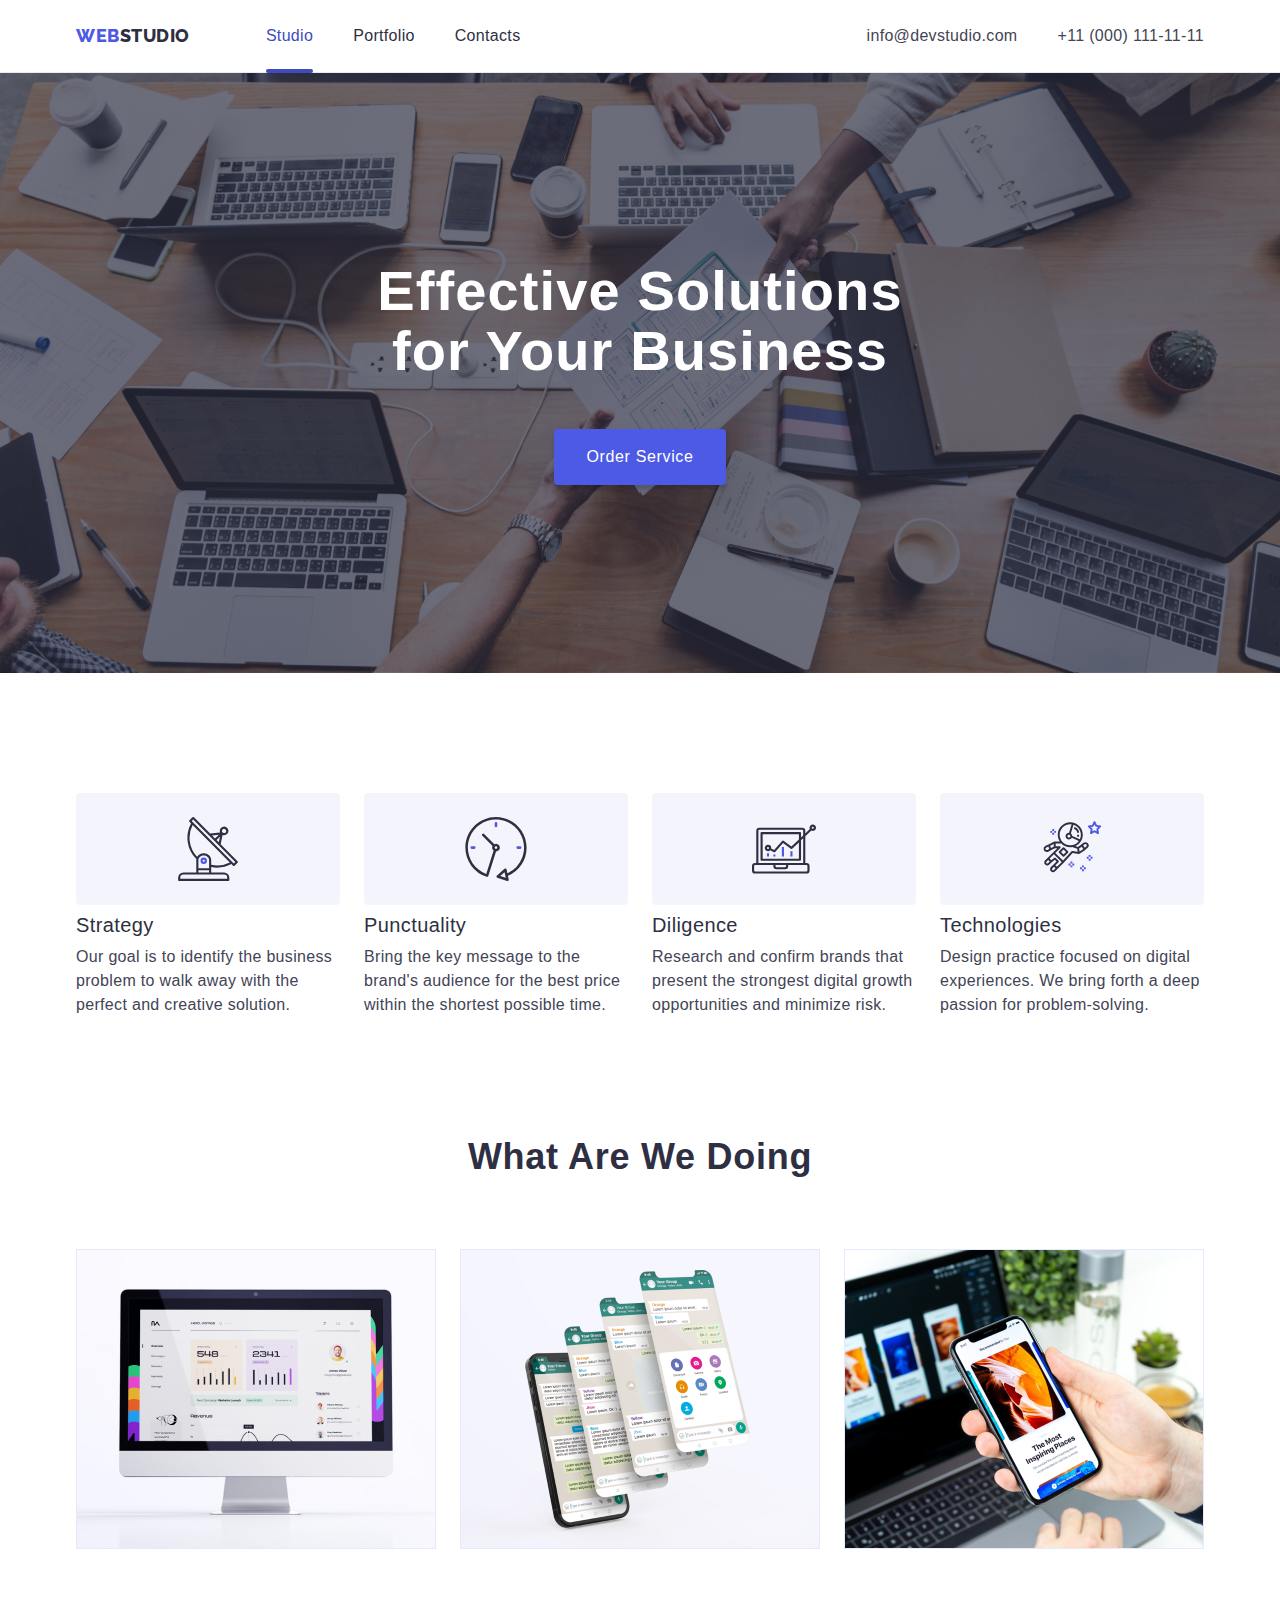
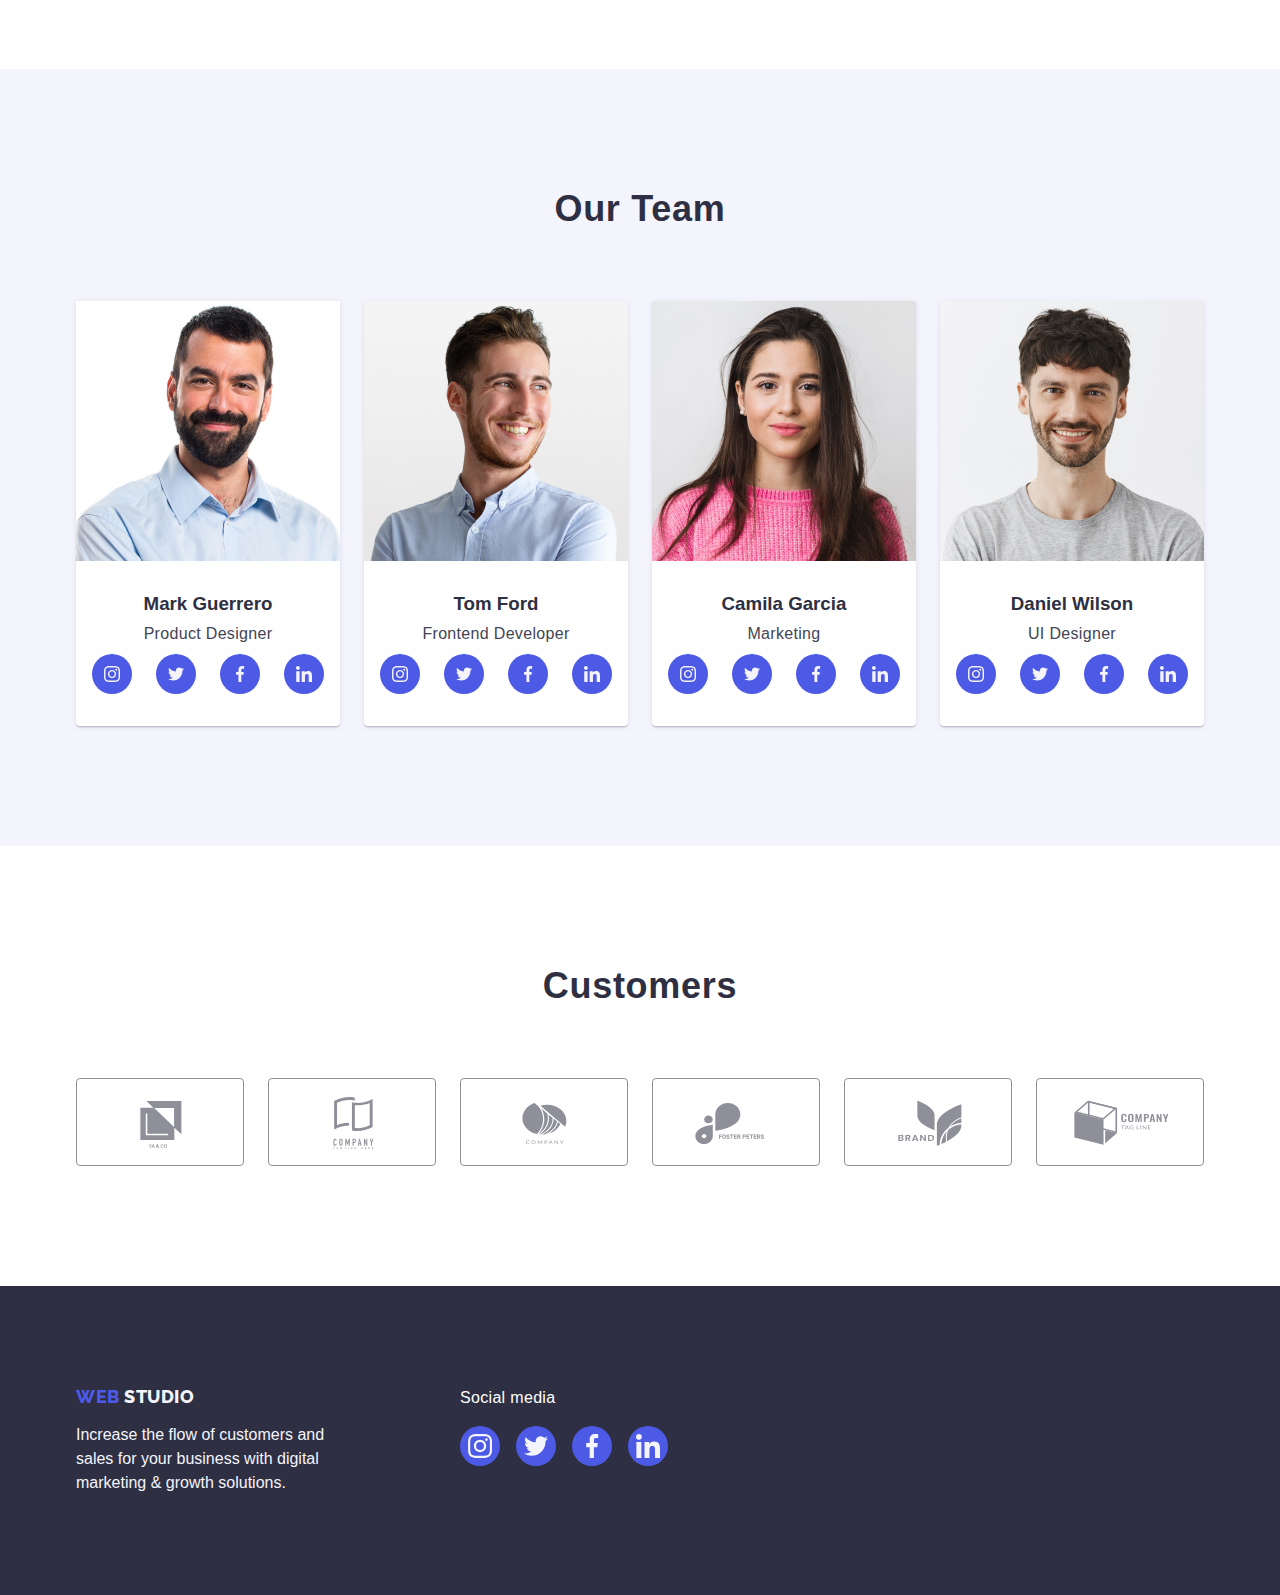
<file: index.html>
<!DOCTYPE html>
<html lang="en">
  <head>
    <meta charset="UTF-8" />
    <meta http-equiv="X-UA-Compatible" content="IE=edge" />
    <meta name="viewport" content="width=device-width, initial-scale=1.0" />
    <title>Effective Solutions for Your Business</title>
    <link rel="preconnect" href="https://fonts.googleapis.com" />
    <link rel="preconnect" href="https://fonts.gstatic.com" crossorigin />
    <link
      href="https://fonts.googleapis.com/css2?family=Raleway:wght@800family=Roboto:wght@400;500;700display=swap"
      rel="stylesheet"
    />
    <link rel="stylesheet" href="./css/modern-normalize.min.css" />
    <link rel="stylesheet" href="./css/styles.css" />
  </head>
  <body class="body">
    <!-- Header section      -->
    <header class="header">
      <div class="header-div container">
        <nav class="header-nav">
          <!-- Logo -->

          <a href="./index.html" class="header-logo link"
            >Web <span class="header-span-logo">Studio</span></a
          >

          <!--Menu Nav -->
          <ul class="header-nav-list list">
            <li>
              <a href="./index.html" class="header-list-menu link current">Studio</a>
            </li>
            <li>
              <a href="./portfolio.html" class="header-list-menu link "
                >Portfolio</a
              >
            </li>
            <li>
              <a href="" class="header-list-menu link ">Contacts</a>
            </li>
          </ul>
        </nav>

        <address class="address">
          <ul class="list-contacts list">
            <li>
              <a href="mailto:info@devstudio.com" class="info link"
                >info@devstudio.com</a
              >
            </li>
            <li>
              <a href="tel:+110001111111" class="info link"
                >+11 (000) 111-11-11
              </a>
            </li>
          </ul>
        </address>
      </div>
    </header>

    <!-- Main    -->
    <main>
      <!-- Hero section   -->

      <section class="hero-section">
        <div class="hero-div container">
          <h1 class="title-hero">Effective Solutions<br />for Your Business</h1>
          <button type="button" class="hero-button" data-modal-open>Order Service</button>
        </div>
      </section>

      <!-- section 1  -->
      <section class="section-one">
        <div class="container">
          <h2 class="title-section-one visually-hidden">Our benefits</h2>
          <ul class="setion-one-list list">
            <li class="section-one-list-features">
              <div class="section-one-div">
                <svg class="benefits-icon" width="64" height="64">
                  <use href="./images/icons.svg#icon-antenna"></use> 
                </svg>
              </div>
              <h3 class="title-hthree">Strategy</h3>
              <p class="paragraph-hthree">
                Our goal is to identify the business problem to walk away with
                the perfect and creative solution.
              </p>
            </li>
            <li class="section-one-list-features">
              <div class="section-one-div">
                <svg class="benefits-icon" width="64" height="64">
                  <use href="./images/icons.svg#icon-clock"></use> 
                </svg>
              </div>
              <h3 class="title-hthree">Punctuality</h3>
              <p class="paragraph-hthree">
                Bring the key message to the brand's audience for the best price
                within the shortest possible time.
              </p>
            </li>
            <li class="section-one-list-features">
              <div class="section-one-div">
                <svg class="benefits-icon" width="64" height="64">
                  <use href="./images/icons.svg#icon-diagram"></use> 
                </svg>
              </div>
              <h3 class="title-hthree">Diligence</h3>
              <p class="paragraph-hthree">
                Research and confirm brands that present the strongest digital
                growth opportunities and minimize risk.
              </p>
            </li>
            <li class="section-one-list-features">
              <div class="section-one-div">
                <svg class="benefits-icon" width="64" height="64">
                  <use href="./images/icons.svg#icon-astronaut"></use> 
                </svg>
              </div>
              <h3 class="title-hthree">Technologies</h3>
              <p class="paragraph-hthree">
                Design practice focused on digital experiences. We bring forth a
                deep passion for problem-solving.
              </p>
            </li>
          </ul>
        </div>
      </section>

      <!-- section 2  -->
      <section class="section-two">
        <div class="container">
          <h2 class="title-section">What are we doing</h2>

          <ul class="section-two-list list">
            <li class="section-two-list-work">
              <img src="./images/section-2/img1.jpg" alt="img 1" width="360" />
            </li>
            <li class="section-two-list-work">
              <img src="./images/section-2/img2.jpg" alt="img 2" width="360" />
            </li>
            <li class="section-two-list-work">
              <img src="./images/section-2/img3.jpg" alt="img 3" width="360" />
            </li>
          </ul>
        </div>
      </section>

      <!-- section 3  -->
      <section class="section-three">
        <div class="container">
          <h2 class="title-section">Our Team</h2>
          <ul class="section-three-list list">
            <li class="section-three-list-team">
              <img
                src="./images/section-3/img-1.jpg"
                alt="Product Designer"
                width="264"
              />
              <div class="section-three-div">
                <h3 class="title-team">Mark Guerrero</h3>
                <p class="paragraph-team">Product Designer</p>
                <ul class="team-soc-list list">
                  <li class="team-soc-item">
                    <a
                      href=""
                      class="team-soc-link link"
                      target="_blank"
                      rel="noopener noreferrer"
                      ><svg class="team-soc-icon" width="16" height="16">
                        <use
                          href="./images/icons.svg#icon-instagram" 
                        ></use></svg></a>
                  </li>
                  <li class="team-soc-item">
                    <a
                      href=""
                      class="team-soc-link link"
                      target="_blank"
                      rel="noopener noreferrer"
                      ><svg class="team-soc-icon" width="16" height="16">
                        <use
                          href="./images/icons.svg#icon-twitter" 
                        ></use></svg></a>
                  </li>
                  <li class="team-soc-item">
                    <a
                      href=""
                      class="team-soc-link link"
                      target="_blank"
                      rel="noopener noreferrer"
                      ><svg class="team-soc-icon" width="16" height="16">
                        <use
                          href="./images/icons.svg#icon-facebook" 
                        ></use></svg></a>
                  </li>
                  <li class="team-soc-item">
                    <a
                      href=""
                      class="team-soc-link link"
                      target="_blank"
                      rel="noopener noreferrer"
                      ><svg class="team-soc-icon" width="16" height="16">
                        <use
                          href="./images/icons.svg#icon-linkedin" 
                        ></use></svg></a>
                  </li>
                </ul>
              </div>
            </li>
            <li class="section-three-list-team">
              <img
                src="./images/section-3/img-2.jpg"
                alt="Frontend Developer"
                width="264"
              />
              <div class="section-three-div">
                <h3 class="title-team">Tom Ford</h3>
                <p class="paragraph-team">Frontend Developer</p>
                <ul class="team-soc-list list">
                  <li class="team-soc-item">
                    <a
                      href=""
                      class="team-soc-link link"
                      target="_blank"
                      rel="noopener noreferrer"
                    ><svg class="team-soc-icon" width="16" height="16">
                      <use href="./images/icons.svg#icon-instagram" ></use>
                    </svg></a>
                  </li>
                  <li class="team-soc-item">
                    <a
                      href=""
                      class="team-soc-link link"
                      target="_blank"
                      rel="noopener noreferrer"
                    ><svg class="team-soc-icon" width="16" height="16">
                      <use href="./images/icons.svg#icon-twitter" ></use>
                    </svg></a>
                  </li>
                  <li class="team-soc-item">
                    <a
                      href=""
                      class="team-soc-link link"
                      target="_blank"
                      rel="noopener noreferrer"
                    ><svg class="team-soc-icon" width="16" height="16">
                      <use href="./images/icons.svg#icon-facebook" ></use>
                    </svg></a>
                  </li>
                  <li class="team-soc-item">
                    <a
                      href=""
                      class="team-soc-link link"
                      target="_blank"
                      rel="noopener noreferrer"
                    ><svg class="team-soc-icon" width="16" height="16">
                      <use href="./images/icons.svg#icon-linkedin" ></use>
                    </svg></a>
                  </li>
                </ul>
              </div>
            </li>
            <li class="section-three-list-team">
              <img
                src="./images/section-3/img-3.jpg"
                alt="Marketing"
                width="264"
              />
              <div class="section-three-div">
                <h3 class="title-team">Camila Garcia</h3>
                <p class="paragraph-team">Marketing</p>
                <ul class="team-soc-list list">
                  <li class="team-soc-item">
                    <a
                      href=""
                      class="team-soc-link link"
                      target="_blank"
                      rel="noopener noreferrer"
                    > <svg class="team-soc-icon" width="16" height="16">
                      <use href="./images/icons.svg#icon-instagram" ></use>
                    </svg></a>
                  </li>
                  <li class="team-soc-item">
                    <a
                      href=""
                      class="team-soc-link link"
                      target="_blank"
                      rel="noopener noreferrer"
                    > <svg class="team-soc-icon" width="16" height="16">
                      <use href="./images/icons.svg#icon-twitter" ></use>
                    </svg></a>
                  </li>
                  <li class="team-soc-item">
                    <a
                      href=""
                      class="team-soc-link link"
                      target="_blank"
                      rel="noopener noreferrer"
                    > <svg class="team-soc-icon" width="16" height="16">
                      <use href="./images/icons.svg#icon-facebook" ></use>
                    </svg></a>
                  </li>
                  <li class="team-soc-item">
                    <a
                      href=""
                      class="team-soc-link link"
                      target="_blank"
                      rel="noopener noreferrer"
                    > <svg class="team-soc-icon" width="16" height="16">
                      <use href="./images/icons.svg#icon-linkedin" ></use>
                    </svg></a>
                  </li>
                </ul>
              </div>
            </li>
            <li class="section-three-list-team">
              <img
                src="./images/section-3/img-4.jpg"
                alt="UI Designer"
                width="264"
              />
              <div class="section-three-div">
                <h3 class="title-team">Daniel Wilson</h3>
                <p class="paragraph-team">UI Designer</p>
                <ul class="team-soc-list list">
                  <li class="team-soc-item">
                    <a
                      href=""
                      class="team-soc-link link"
                      target="_blank"
                      rel="noopener noreferrer"
                    ><svg class="team-soc-icon" width="16" height="16">
                      <use href="./images/icons.svg#icon-instagram" ></use>
                    </svg></a>
                  </li>
                  <li class="team-soc-item">
                    <a
                      href=""
                      class="team-soc-link link"
                      target="_blank"
                      rel="noopener noreferrer"
                    ><svg class="team-soc-icon" width="16" height="16">
                      <use href="./images/icons.svg#icon-twitter" ></use>
                    </svg></a>
                  </li>
                  <li class="team-soc-item">
                    <a
                      href=""
                      class="team-soc-link link"
                      target="_blank"
                      rel="noopener noreferrer"
                    ><svg class="team-soc-icon" width="16" height="16">
                      <use href="./images/icons.svg#icon-facebook" ></use>
                    </svg></a>
                  </li>
                  <li class="team-soc-item">
                    <a
                      href=""
                      class="team-soc-link link"
                      target="_blank"
                      rel="noopener noreferrer"
                    ><svg class="team-soc-icon" width="16" height="16">
                      <use href="./images/icons.svg#icon-linkedin" ></use>
                    </svg></a>
                  </li>
                </ul>
              </div>
            </li>
          </ul>
        </div>
      </section>

      <!-- Customers -->
      <section class="customers">
        <div class="container">
          <h2 class="title-section">Customers</h2>
          <ul class="customers-list list">
            <li class="customers-item">
              <a href="" class="customers-link link">
                <svg class="customers-icon" width="104" height="56">
                  <use href="./images/icons.svg#icon-Logo_1"></use> 
                </svg>
              </a>
            </li>
            <li class="customers-item">
              <a href="" class="customers-link link">
                <svg class="customers-icon" width="104" height="56">
                  <use href="./images/icons.svg#icon-Logo_2"></use> 
                </svg>
              </a>
            </li>
            <li class="customers-item">
              <a href="" class="customers-link link">
                <svg class="customers-icon" width="104" height="56">
                  <use href="./images/icons.svg#icon-Logo_3"></use> 
                </svg>
              </a>
            </li>
            <li class="customers-item">
              <a href="" class="customers-link link">
                <svg class="customers-icon" width="104" height="56">
                  <use href="./images/icons.svg#icon-Logo_4"></use> 
                </svg>
              </a>
            </li>
            <li class="customers-item">
              <a href="" class="customers-link link">
                <svg class="customers-icon" width="104" height="56">
                  <use href="./images/icons.svg#icon-Logo_5"></use> 
                </svg>
              </a>
            </li>
            <li class="customers-item">
              <a href="" class="customers-link link">
                <svg class="customers-icon" width="104" height="56">
                  <use href="./images/icons.svg#icon-Logo_6"></use> 
                </svg>
              </a>
            </li>
          </ul>
        </div>
      </section>
    </main>

    <!-- Footer srction     -->
    <footer class="footer">
      <div class="footer-div container">
        <div class="footer-div-logo">
          <a href="./index.html" class="footer-logo link"
          >Web <span class="footer-span-logo">Studio</span></a
        >
        <p class="footer-paragraph">
          Increase the flow of customers and sales for your business with
          digital marketing & growth solutions.
        </p>
      </div>
      <div>
        <p class="footer-soc-paragraph">Social media</p>
        <ul class="footer-soc-list list">
          <li class="footer-soc-item">
            <a href="" class="footer-soc-link link" target="_blank" rel="noopener noreferrer"><svg class="footer-soc-icon" width="24" height="24">
              <use href="./images/icons.svg#icon-instagram" ></use>
            </svg></a></li>
          <li class="footer-soc-item">
            <a href="" class="footer-soc-link link" target="_blank" rel="noopener noreferrer"><svg class="footer-soc-icon" width="24" height="24">
              <use href="./images/icons.svg#icon-twitter" ></use>
            </svg></a></li>
          <li class="footer-soc-item">
            <a href="" class="footer-soc-link link" target="_blank" rel="noopener noreferrer"><svg class="footer-soc-icon" width="24" height="24">
              <use href="./images/icons.svg#icon-facebook" ></use>
            </svg></a></li>
          <li class="footer-soc-item">
            <a href="" class="footer-soc-link link" target="_blank" rel="noopener noreferrer"><svg class="footer-soc-icon" width="24" height="24">
              <use href="./images/icons.svg#icon-linkedin" ></use>
            </svg></a></li>
        </ul>
      </div>
      </div>
    </footer>
    <div class="backdrop is-hidden" data-modal>
      <div class="modal">
        <button class="modal-close" type="button" data-modal-close> 
          <svg class="modal-icon" width="8" height="8">
            <use href="./images/icons.svg#icon-data-modal-close"></use>
          </svg> 
        </button>
      </div>
    </div>
    <script src="./js/modal.js"></script>
  </body>
</html>
</file>
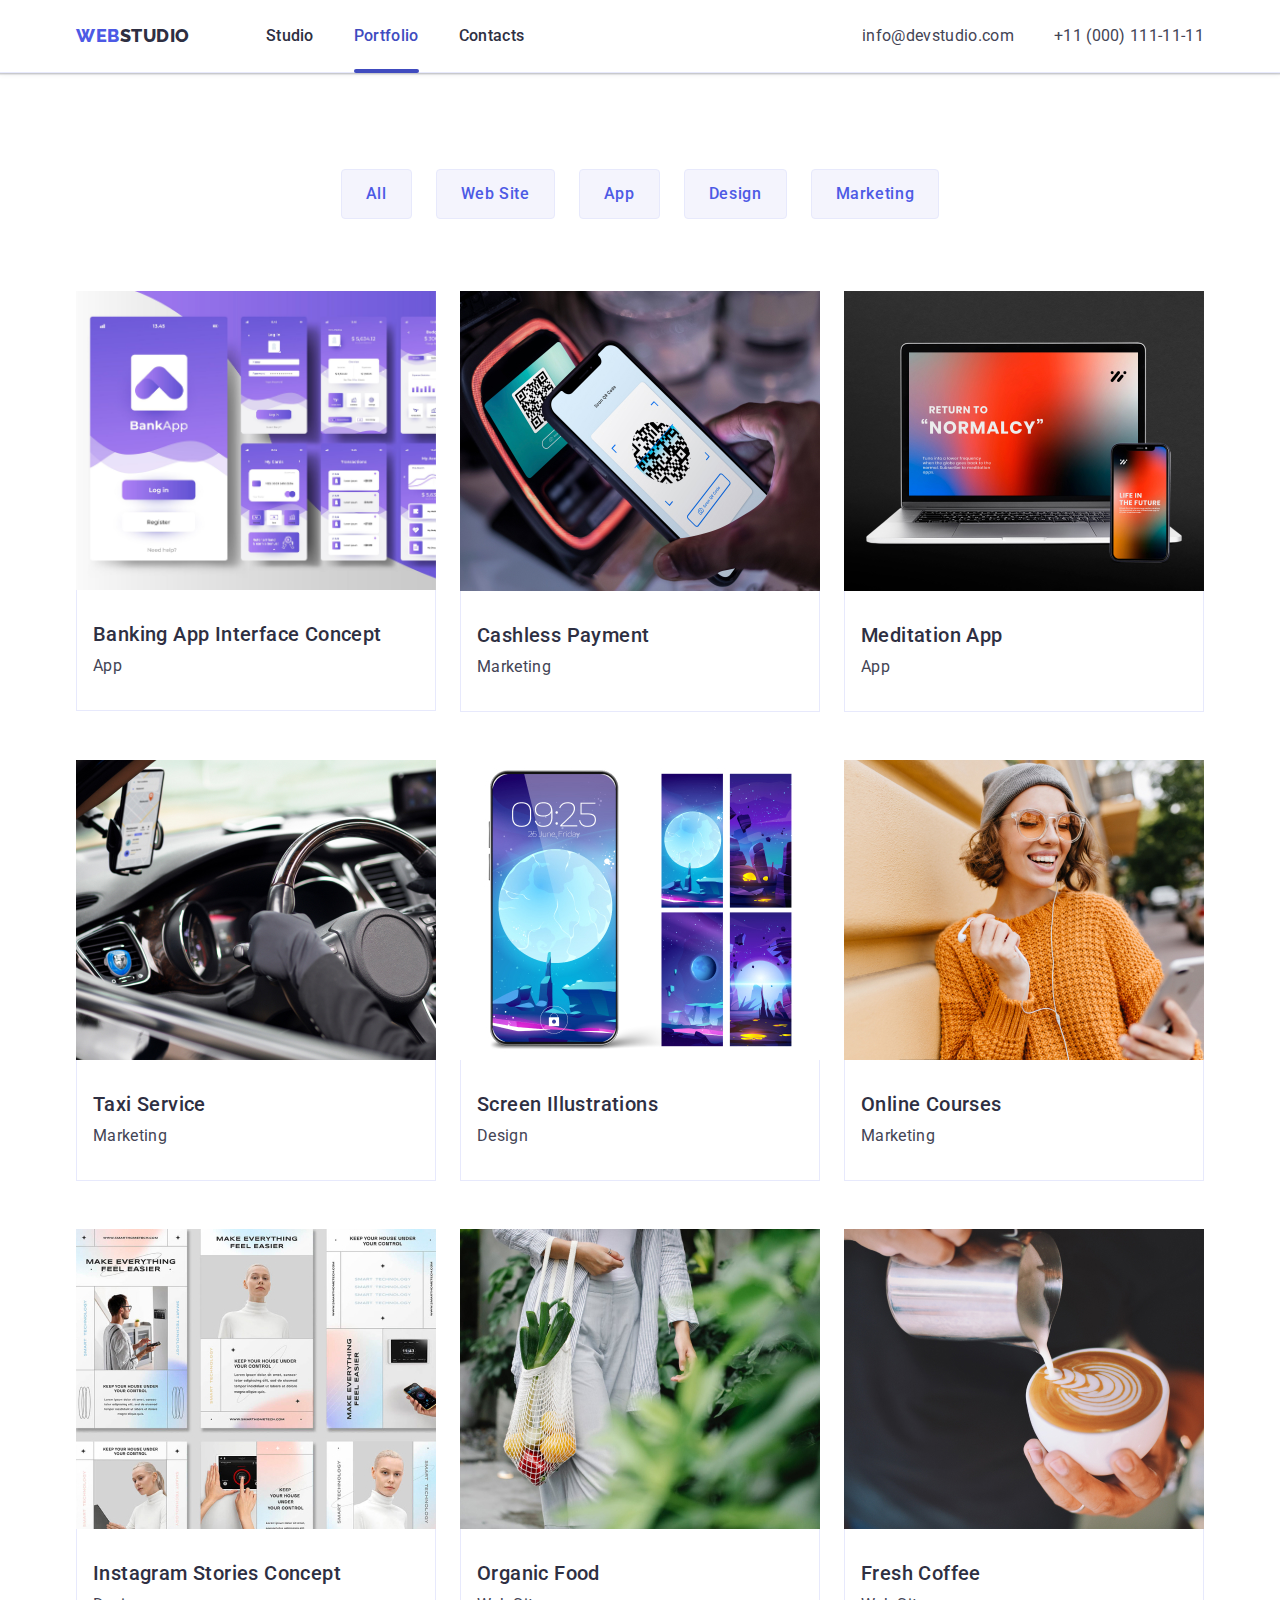
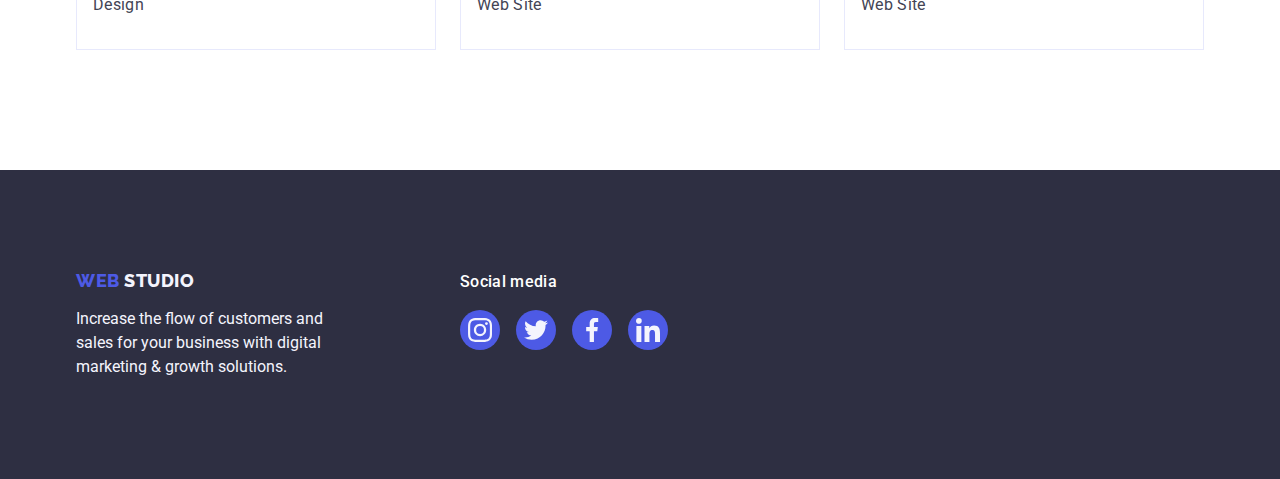
<file: portfolio.html>
<!DOCTYPE html>
<html lang="en">
  <head>
    <meta charset="UTF-8" />
    <meta http-equiv="X-UA-Compatible" content="IE=edge" />
    <meta name="viewport" content="width=device-width, initial-scale=1.0" />
    <title>Document</title>
    <link rel="preconnect" href="https://fonts.googleapis.com" />
    <link rel="preconnect" href="https://fonts.gstatic.com" crossorigin />
    <link
      href="https://fonts.googleapis.com/css2?family=Raleway:wght@800&family=Roboto:wght@400;500;700&display=swap"
      rel="stylesheet"
    />
    <link rel="stylesheet" href="./css/modern-normalize.min.css" />
    <link rel="stylesheet" href="./css/styles.css" />
  </head>
  <body class="body">
    <!-- Header section      -->
    <header class="header">
      <div class="header-div container">
        <nav class="header-nav list">
          <!-- Logo -->
          <a href="./index.html" class="header-logo link"
            >Web <span class="header-span-logo">Studio</span></a
          >
          <!--Menu Nav -->
          <ul class="header-nav-list list">
            <li>
              <a href="./index.html" class="header-list-menu link ">Studio</a>
            </li>
            <li>
              <a href="./portfolio.html" class="header-list-menu link current"
                >Portfolio</a
              >
            </li>
            <li>
              <a href="" class="header-list-menu link">Contacts</a>
            </li>
          </ul>
        </nav>
        <address class="address">
          <ul class="list-contacts list">
            <li>
              <a href="mailto:info@devstudio.com" class="info link"
                >info@devstudio.com</a
              >
            </li>
            <li>
              <a href="tel:+110001111111" class="info link"
                >+11 (000) 111-11-11
              </a>
            </li>
          </ul>
        </address>
      </div>
    </header>

    <!-- Main  -->
    <main>
      <section class="pfl-main-section">
        <div class="container">
          <h1 hidden class="visually-hidden">Portfolio</h1>
          <!-- Buttons -->

          <ul class="pfl-buttons list">
            <li class="pfl-main-buttons"><button type="button" class="pfl-main-button">All</button></li>
            <li class="pfl-main-buttons">
              <button type="button" class="pfl-main-button">Web Site</button>
            </li>
            <li class="pfl-main-buttons"><button type="button" class="pfl-main-button">App</button></li>
            <li class="pfl-main-buttons">
              <button type="button" class="pfl-main-button">Design</button>
            </li>
            <li class="pfl-main-buttons">
              <button type="button" class="pfl-main-button">Marketing</button>
            </li>
          </ul>

          <!-- Row 1  -->

          <ul class="pfl-list list">
            <li class="pfl-row-list">
              <a class="pfl-row-link link" href="">
               <div class="cards-cover-wrap"> <img
                  src="./images/Portfolio/img_1.jpg"
                  alt="Banking App Interface Concept"
                  width="360"
                /> <p class="cards-cover-text">14 Stylish and User-Friendly App Design Concepts · Task Manager App · Calorie Tracker App · Exotic Fruit Ecommerce App · Cloud Storage App</p></div>
                 <div class="pfl-main-div">
                  <h2 class="title-htwo">Banking App Interface Concept</h2>
                  <p class="text">App</p>
                </div>
              </a>
            </li>
            <li class="pfl-row-list">
              <a class="pfl-row-link link" href="">
                <div class="cards-cover-wrap"><img
                  src="./images/Portfolio/img_2.jpg"
                  alt="Cashless Payment"
                  width="360"
                /><p class="cards-cover-text">14 Stylish and User-Friendly App Design Concepts · Task Manager App · Calorie Tracker App · Exotic Fruit Ecommerce App · Cloud Storage App</p></div>
                <div class="pfl-main-div">
                  <h2 class="title-htwo">Cashless Payment</h2>
                  <p class="text">Marketing</p>
                </div>
              </a>
            </li>
            <li class="pfl-row-list">
              <a class="pfl-row-link link" href="">
               <div class="cards-cover-wrap"><img
                  src="./images/Portfolio/img_3.jpg"
                  alt="Meditation App"
                  width="360"
                /><p class="cards-cover-text">14 Stylish and User-Friendly App Design Concepts · Task Manager App · Calorie Tracker App · Exotic Fruit Ecommerce App · Cloud Storage App</p><p class="cards-cover-text">14 Stylish and User-Friendly App Design Concepts · Task Manager App · Calorie Tracker App · Exotic Fruit Ecommerce App · Cloud Storage App</p></div>
                <div class="pfl-main-div">
                  <h2 class="title-htwo">Meditation App</h2>
                  <p class="text">App</p>
                </div>
              </a>
            </li>

            <!-- Row 2  -->

            <li class="pfl-row-list">
              <a class="pfl-row-link link" href=""
                ><div class="cards-cover-wrap"><img
                  src="./images/Portfolio/img_4.jpg"
                  alt="Taxi Service"
                  width="360"
                /><p class="cards-cover-text">14 Stylish and User-Friendly App Design Concepts · Task Manager App · Calorie Tracker App · Exotic Fruit Ecommerce App · Cloud Storage App</p></div>
                <div class="pfl-main-div">
                  <h2 class="title-htwo">Taxi Service</h2>
                  <p class="text">Marketing</p>
                </div>
              </a>
            </li>
            <li class="pfl-row-list">
              <a class="pfl-row-link link" href="">
                <div class="cards-cover-wrap"><img
                  src="./images/Portfolio/img_5.jpg"
                  alt="Screen Illustrations"
                  width="360"
                /><p class="cards-cover-text">14 Stylish and User-Friendly App Design Concepts · Task Manager App · Calorie Tracker App · Exotic Fruit Ecommerce App · Cloud Storage App</p></div>
                <div class="pfl-main-div">
                  <h2 class="title-htwo">Screen Illustrations</h2>
                  <p class="text">Design</p>
                </div>
              </a>
            </li>
            <li class="pfl-row-list">
              <a class="pfl-row-link link" href="">
                <div class="cards-cover-wrap"><img
                  src="./images/Portfolio/img_6.jpg"
                  alt="Online Courses"
                  width="360"
                /><p class="cards-cover-text">14 Stylish and User-Friendly App Design Concepts · Task Manager App · Calorie Tracker App · Exotic Fruit Ecommerce App · Cloud Storage App</p></div>
                <div class="pfl-main-div">
                  <h2 class="title-htwo">Online Courses</h2>
                  <p class="text">Marketing</p>
                </div>
              </a>
            </li>

            <!-- Row 3  -->

            <li class="pfl-row-list">
              <a class="pfl-row-link link" href="">
                <div class="cards-cover-wrap"><img
                  src="./images/Portfolio/img_7.jpg"
                  alt="Instagram Stories Concept"
                  width="360"
                /><p class="cards-cover-text">14 Stylish and User-Friendly App Design Concepts · Task Manager App · Calorie Tracker App · Exotic Fruit Ecommerce App · Cloud Storage App</p></div>
                <div class="pfl-main-div">
                  <h2 class="title-htwo">Instagram Stories Concept</h2>
                  <p class="text">Design</p>
                </div>
              </a>
            </li>
            <li class="pfl-row-list">
              <a class="pfl-row-link link" href="">
                <div class="cards-cover-wrap"><img
                  src="./images/Portfolio/img_8.jpg"
                  alt="Organic Food"
                  width="360"
                /><p class="cards-cover-text">14 Stylish and User-Friendly App Design Concepts · Task Manager App · Calorie Tracker App · Exotic Fruit Ecommerce App · Cloud Storage App</p></div>
                <div class="pfl-main-div">
                  <h2 class="title-htwo">Organic Food</h2>
                  <p class="text">Web Site</p>
                </div>
              </a>
            </li>
            <li class="pfl-row-list">
              <a class="pfl-row-link link" href="">
               <div class="cards-cover-wrap"><img
                  src="./images/Portfolio/img_9.jpg"
                  alt="Fresh Coffee"
                  width="360"
                /><p class="cards-cover-text">14 Stylish and User-Friendly App Design Concepts · Task Manager App · Calorie Tracker App · Exotic Fruit Ecommerce App · Cloud Storage App</p></div>
                <div class="pfl-main-div">
                  <h2 class="title-htwo">Fresh Coffee</h2>
                  <p class="text">Web Site</p>
                </div>
              </a>
            </li>
          </ul>
        </div>
      </section>
    </main>
    <!-- Footer srction     -->
    <footer class="footer">
      <div class="footer-div container">
        <div class="footer-div-logo">
          <a href="./index.html" class="footer-logo link"
          >Web <span class="footer-span-logo">Studio</span></a
        >
        <p class="footer-paragraph">
          Increase the flow of customers and sales for your business with
          digital marketing & growth solutions.
        </p>
      </div>
      <div>
        <p class="footer-soc-paragraph">Social media</p>
        <ul class="footer-soc-list list">
          <li class="footer-soc-item">
            <a href="" class="footer-soc-link link" target="_blank" rel="noopener noreferrer"><svg class="footer-soc-icon" width="24" height="24">
              <use href="./images/icons.svg#icon-instagram"></use>
            </svg></a></li>
          <li class="footer-soc-item">
            <a href="" class="footer-soc-link link" target="_blank" rel="noopener noreferrer"><svg class="footer-soc-icon" width="24" height="24">
              <use href="./images/icons.svg#icon-twitter"></use>
            </svg></a></li>
          <li class="footer-soc-item">
            <a href="" class="footer-soc-link link" target="_blank" rel="noopener noreferrer"><svg class="footer-soc-icon" width="24" height="24">
              <use href="./images/icons.svg#icon-facebook"></use>
            </svg></a></li>
          <li class="footer-soc-item">
            <a href="" class="footer-soc-link link" target="_blank" rel="noopener noreferrer"><svg class="footer-soc-icon" width="24" height="24">
              <use href="./images/icons.svg#icon-linkedin"></use>
            </svg></a></li>
        </ul>
      </div>
      </div>
    </footer>
  </body>
</html>
</file>
<file: css/styles.css>
:root {
  --color-iris: #4d5ae5;
  --color-ocean: #404bbf;
  --color-green: #31d0aa;
  --color-slate: #434455;
  --color-light-slate: #8e8f99;
  --color-cornflowe: #e7e9fc;
  --color-cloud: #f4f4fd;
  --color-grey: #2e2f42;
  --color-white: #ffffff;
  --color-dairy: #fcfcfc;
}

h1,
h2,
h3,
p {
  margin: 0;
}

img {
  display: block;
}

.link {
  text-decoration: none;
}

.list {
  list-style: none;
  padding: 0;
  margin: 0;
}

.container {
  margin: 0 auto;
  width: 1158px;
  padding: 0 15px;
}

.body {
  font-family: Roboto, sans-serif;
  color: #434455;
  background-color: #ffffff;
}
header {
  border-bottom: 1px solid #e7e9fc;
  box-shadow: 0px 2px 1px rgba(46, 47, 66, 0.08),
    0px 1px 1px rgba(46, 47, 66, 0.16), 0px 1px 6px rgba(46, 47, 66, 0.08);
}
.header-div {
  display: flex;
}

.header-nav {
  display: flex;
  align-items: center;
}

.header-logo {
  font-family: Raleway, sans-serif;
  color: #4d5ae5;
  font-weight: 800;
  font-size: 18px;
  line-height: 1.17;
  letter-spacing: 0.03em;
  text-transform: uppercase;
  margin-right: 76px;
  display: flex;
  flex-direction: row;
  align-items: center;
  padding: 0px;
}

.header-nav-list {
  display: flex;
  gap: 40px;
}

.header-span-logo {
  color: #2e2f42;
}

.info {
  font-size: 16px;
  line-height: 1.5;
  letter-spacing: 0.02em;
  color: #434455;
  padding: 24px 0;
  display: block;
  transition: color 250ms cubic-bezier(0.4, 0, 0.2, 1);
}

a :hover,
a :focus {
  color: #404bbf;
}

.info:hover,
.info:focus {
  color: #404bbf;
}

.hero-button {
  font-family: Roboto, sans-serif;
  font-weight: 500;
  font-size: 16px;
  line-height: 1.5;
  letter-spacing: 0.04em;
  background-color: #4d5ae5;
  color: #ffffff;
  cursor: pointer;
  padding: 16px 32px;
  display: block;
  min-width: 169px;
  height: 56px;
  border: none;
  border-radius: 4px;
  margin-left: auto;
  margin-right: auto;
  gap: 10px;
  margin-top: 48px;
  box-shadow: 0px 4px 4px rgba(0, 0, 0, 0.15);
  transition: background-color 250ms cubic-bezier(0.4, 0, 0.2, 1);
}

/* Section One  */

.section-one {
  padding: 120px 0;
}

.title-section-one {
  margin-bottom: 8px;
}

.visually-hidden {
  position: absolute;
  width: 1px;
  height: 1px;
  margin: -1px;
  border: 0;
  padding: 0;
  white-space: nowrap;
  clip-path: inset(100%);
  clip: rect(0 0 0 0);
  overflow: hidden;
  list-style: none;
}

.setion-one-list {
  display: flex;
  gap: 24px;
  padding-left: 0;
  margin: 0;
}

.section-one-list-features {
  width: calc((100% - 72px) / 4);
}

.section-one-div {
  display: flex;
  align-items: center;
  justify-content: center;
  height: 112px;
  background-color: #f4f4fd;
  border-radius: 4px;
  margin-bottom: 8px;
}

button:hover,
button:focus {
  color: #ffffff;
  background-color: #404bbf;
}

.header-list-menu {
  display: block;
  font-weight: 500;
  font-size: 16px;
  line-height: 1.5;
  letter-spacing: 0.02em;
  padding: 24px 0;
  position: relative;
  color: #2e2f42;
  transition: color 250ms cubic-bezier(0.4, 0, 0.2, 1);
}


.header-list-menu:after {
  content: '';
  position: absolute;
  left: 0;
  bottom: -1px;
  height: 4px;
  width: 100%;
  border-radius: 2px;
  background-color: #404bbf;
  opacity: 0;
}

.header-list-menu:hover:after,
.header-list-menu:focus:after,
.header-list-menu.current:after {
  opacity: 1;
} 


.header-list-menu:hover,
.header-list-menu:focus,
.header-list-menu.current {
  color: #404bbf;
}

.list-contacts {
  display: flex;
  gap: 40px;
}

.hero-section {
  background-color: #2e2f42;
  padding: 188px 0;
  max-width: 1440px;
  background-image: linear-gradient(
      rgba(46, 47, 66, 0.7),
      rgba(46, 47, 66, 0.7)
    ),
    url(../images/backgrounds/people-office.jpg);
  background-repeat: no-repeat;
  background-position: center;
  background-size: cover;
  margin: 0 auto;
}

.title-hero {
  margin-left: auto;
  margin-right: auto;
  font-size: 56px;
  line-height: 1.07;
  text-align: center;
  letter-spacing: 0.02em;
  color: #ffffff;
}

.address {
  line-height: 1.5;
  letter-spacing: 0.002em;
  color: #434455;
  margin-left: auto;
  font-style: normal;
}

.section-two {
  padding-bottom: 120px;
}
.section-two-list {
  display: flex;
  gap: 24px;
  padding-left: 0;
}

.section-two-list-work {
  width: calc((100% - 48px) / 3);
}

.title-section {
  font-size: 36px;
  line-height: 1.11;
  text-align: center;
  text-transform: capitalize;
  letter-spacing: 0.02em;
  color: #2e2f42;
  margin-bottom: 72px;
}

.title-htwo {
  font-weight: 500;
  font-size: 20px;
  line-height: 1.2;
  letter-spacing: 0.02em;
  color: #2e2f42;
  margin-bottom: 8px;
}

.text {
  line-height: 1.5;
  letter-spacing: 0.02em;
  font-size: 16px;
  color: #434455;
  line-height: 24px;
}

.section-three {
  padding: 120px 0;
  background: #f4f4fd;
}

.section-three-list {
  display: flex;
  gap: 24px;
  padding-left: 0;
}

.section-three-list-team {
  background-color: #ffffff;
  width: calc((100% - 72px) / 4);
  border-radius: 0px 0px 4px 4px;
  box-shadow: 0px 1px 6px rgba(46, 47, 66, 0.08),
    0px 1px 1px rgba(46, 47, 66, 0.16), 0px 2px 1px rgba(46, 47, 66, 0.08);
}
.section-three-div {
  padding: 32px 16px;
}

.title-hthree {
  font-weight: 500;
  font-size: 20px;
  line-height: 1.2;
  letter-spacing: 0.02em;
  color: #2e2f42;
  margin-bottom: 8px;
}

.paragraph-hthree {
  color: #434455;
  line-height: 1.5;
  letter-spacing: 0.02em;
  font-size: 16px;
  line-height: 24px;
  text-align: left;
}

.paragraph-team {
  color: #434455;
  line-height: 1.5;
  letter-spacing: 0.02em;
  font-size: 16px;
  line-height: 24px;
  text-align: center;
  margin-bottom: 8px;
}

.title-team {
  color: #2e2f42;
  text-align: center;
  margin-bottom: 8px;
}

.team-soc-list {
  display: flex;
  justify-content: center;
  gap: 24px;
}

.team-soc-item {
  width: 40px;
  height: 40px;
  fill: #f4f4fd;
}

.team-soc-link {
  width: 100%;
  height: 100%;
  background: #4d5ae5;
  border-radius: 50%;
  display: flex;
  align-items: center;
  justify-content: center;
  transition: background-color 250ms cubic-bezier(0.4, 0, 0.2, 1);
}
.team-soc-link:hover,
.team-soc-link:focus {
  background-color: #404bbf;
}

/* Customers */

.customers {
  padding-top: 120px;
  padding-bottom: 120px;
}

.customers-list {
  display: flex;
  gap: 24px;
}

.customers-item {
  width: calc((100% - 120px) / 6);
  height: 88px;
}

.customers-link {
  width: 100%;
  height: 100%;
  border: 1px solid #8e8f99;
  border-radius: 4px;
  display: flex;
  align-items: center;
  justify-content: center;
  color: #8e8f99;
  transition: border-color 250ms cubic-bezier(0.4, 0, 0.2, 1),
    color 250ms cubic-bezier(0.4, 0, 0.2, 1);
}

.customers-link:hover,
.customers-link:focus {
  border-color: #404bbf;
  color: #404bbf;
}

.customers-link:hover,
.customers-link:focus .customers-icon {
  fill: #404bbf;
}

.customers-icon {
  fill: currentColor;
}

/* Footer  */

.footer {
  background-color: #2e2f42;
  padding-top: 100px;
  padding-bottom: 100px;
}

.footer-div {
  display: flex;
  align-items: baseline;
}

.footer-div-logo {
  margin-right: 120px;
}

.footer-logo {
  font-family: Raleway, sans-serif;
  color: #4d5ae5;
  font-weight: 800;
  font-size: 18px;
  line-height: 1.17;
  letter-spacing: 0.03em;
  text-transform: uppercase;
  display: inline-block;
  margin-bottom: 16px;
}
.footer-span-logo {
  color: #f4f4fd;
}

.footer-paragraph {
  max-width: 264px;
  color: #f4f4fd;
  line-height: 24px;
}

.footer-soc-paragraph {
  font-weight: 500;
  font-size: 16px;
  line-height: 1.5;
  letter-spacing: 0.02em;
  color: #ffffff;
  margin-bottom: 16px;
}

.footer-soc-list {
  display: flex;
  gap: 16px;
}

.footer-soc-item {
  width: 40px;
  height: 40px;
}

.footer-soc-link {
  width: 100%;
  height: 100%;
  background-color: #4d5ae5;
  border-radius: 50%;
  display: flex;
  align-items: center;
  justify-content: center;
  transition: background-color 250ms cubic-bezier(0.4, 0, 0.2, 1);
}

.footer-soc-link:hover,
.footer-soc-link:focus {
  background-color: #31d0aa;
}

.footer-soc-icon {
  fill: #f4f4fd;
}

/* Portfolio  */

.pfl-main-section {
  padding: 96px 0 120px;
}

.pfl-buttons {
  display: flex;
  justify-content: center;
  gap: 24px;
  margin-bottom: 72px;
}

.pfl-main-button {
  font-family: Roboto, sans-serif;
  font-weight: 500;
  font-size: 16px;
  line-height: 1.5;
  letter-spacing: 0.04em;
  cursor: pointer;
  list-style: none;
  color: #4d5ae5;
  background-color: #f4f4fd;
  padding: 12px 24px;
  border: 1px solid #e7e9fc;
  border-radius: 4px;
  transition: color 250ms cubic-bezier(0.4, 0, 0.2, 1),
    background-color 250ms cubic-bezier(0.4, 0, 0.2, 1),
    border-color 250ms cubic-bezier(0.4, 0, 0.2, 1),
    box-shadow 250ms cubic-bezier(0.4, 0, 0.2, 1);
}

.pfl-main-button:hover,
.pfl-main-button:focus {
  border: 1px solid transparent;
  box-shadow: 0px 3px 1px rgba(0, 0, 0, 0.1), 0px 2px 1px rgba(0, 0, 0, 0.08),
    0px 2px 2px rgba(0, 0, 0, 0.12);
}

.pfl-list {
  display: flex;
  flex-wrap: wrap;
  column-gap: 24px;
  row-gap: 48px;
}

.pfl-row-list {
  width: calc((100% - 48px) / 3);
}

.cards-cover-wrap {
  position: relative;
  overflow: hidden;
}

.cards-cover-text {
  position: absolute;
  top: 0;
  color: #f4f4fd;
  font-size: 16px;
  line-height: 1.5;
  letter-spacing: 0.02em;
  padding: 40px 32px;
  background-color: #4d5ae5;
  height: 100%;
  width: 100%;
  transform: translateY(100%);
  transition: transform 250ms cubic-bezier(0.4, 0, 0.2, 1);
}

.pfl-row-link {
  display: block;
  transition: box-shadow 250ms cubic-bezier(0.4, 0, 0.2, 1);
}

.pfl-row-link:hover,
.pfl-row-link:focus {
  box-shadow: 0px 1px 6px rgba(46, 47, 66, 0.08),
    0px 1px 1px rgba(46, 47, 66, 0.16), 0px 2px 1px rgba(46, 47, 66, 0.08);
}

.pfl-row-link:hover .cards-cover-text,
.pfl-row-link:focus .cards-cover-text {
  transform: translateY(0%);
}

.pfl-main-div {
  padding: 32px 16px;
  border: 1px solid #e7e9fc;
  border-top: none;
}

/* ICONS */
.team-soc-icon {
  width: 16px;
  height: 16px;
}

.backdrop {
  position: fixed;
  top: 0;
  left: 0;
  width: 100%;
  height: 100%;
  background-color: rgba(46, 47, 66, 0.4);
  transition: opacity 250ms cubic-bezier(0.4, 0, 0.2, 1),
    visibility 250ms cubic-bezier(0.4, 0, 0.2, 1);
}

.modal {
  position: absolute;
  top: 50%;
  left: 50%;
  transform: translate(-50%, -50%) scale(1);
  width: 408px;
  min-height: 584px;
  background: #fcfcfc;
  border-radius: 4px;
  box-shadow: 0px 1px 1px rgba(0, 0, 0, 0.14), 0px 1px 3px rgba(0, 0, 0, 0.12),
    0px 2px 1px rgba(0, 0, 0, 0.2);
  transition: transform 250ms cubic-bezier(0.4, 0, 0.2, 1);
}

.modal-icon {
  transition: fill 250ms cubic-bezier(0.4, 0, 0.2, 1);
}

.modal-close {
  position: absolute;
  top: 24px;
  right: 24px;
  width: 24px;
  height: 24px;
  border-radius: 50%;
  display: flex;
  align-items: center;
  justify-content: center;
  background-color: #e7e9fc;
  border: 1px solid rgba(0, 0, 0, 0.1);
  padding: 0;
  cursor: pointer;
  transition: background-color 250ms cubic-bezier(0.4, 0, 0.2, 1),
    border 250ms cubic-bezier(0.4, 0, 0.2, 1);
}


.modal-close:hover,
.modal-close:focus { 
  background-color: #404bbf;
  border: none;
  fill: #ffffff;
}

.is-hidden {
  opacity: 0;
  visibility: hidden;
  pointer-events: none;
}
</file>
